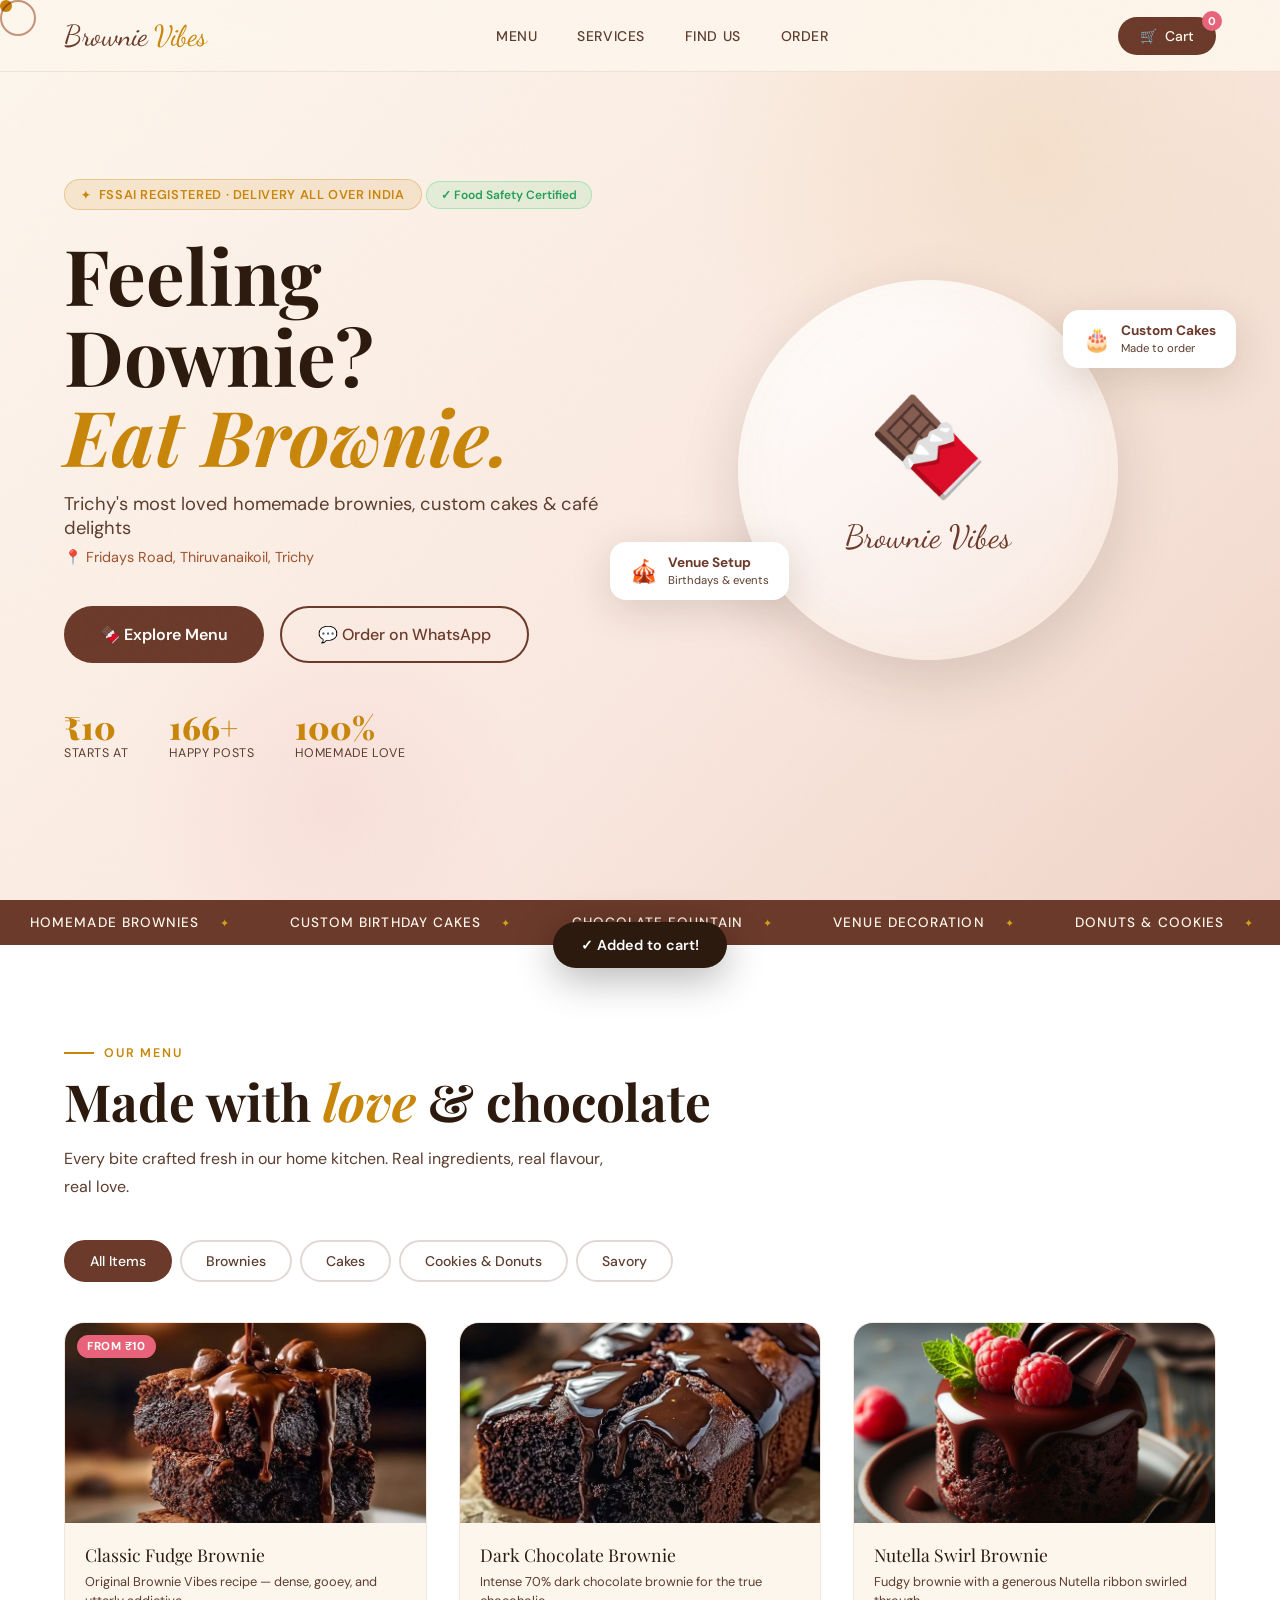
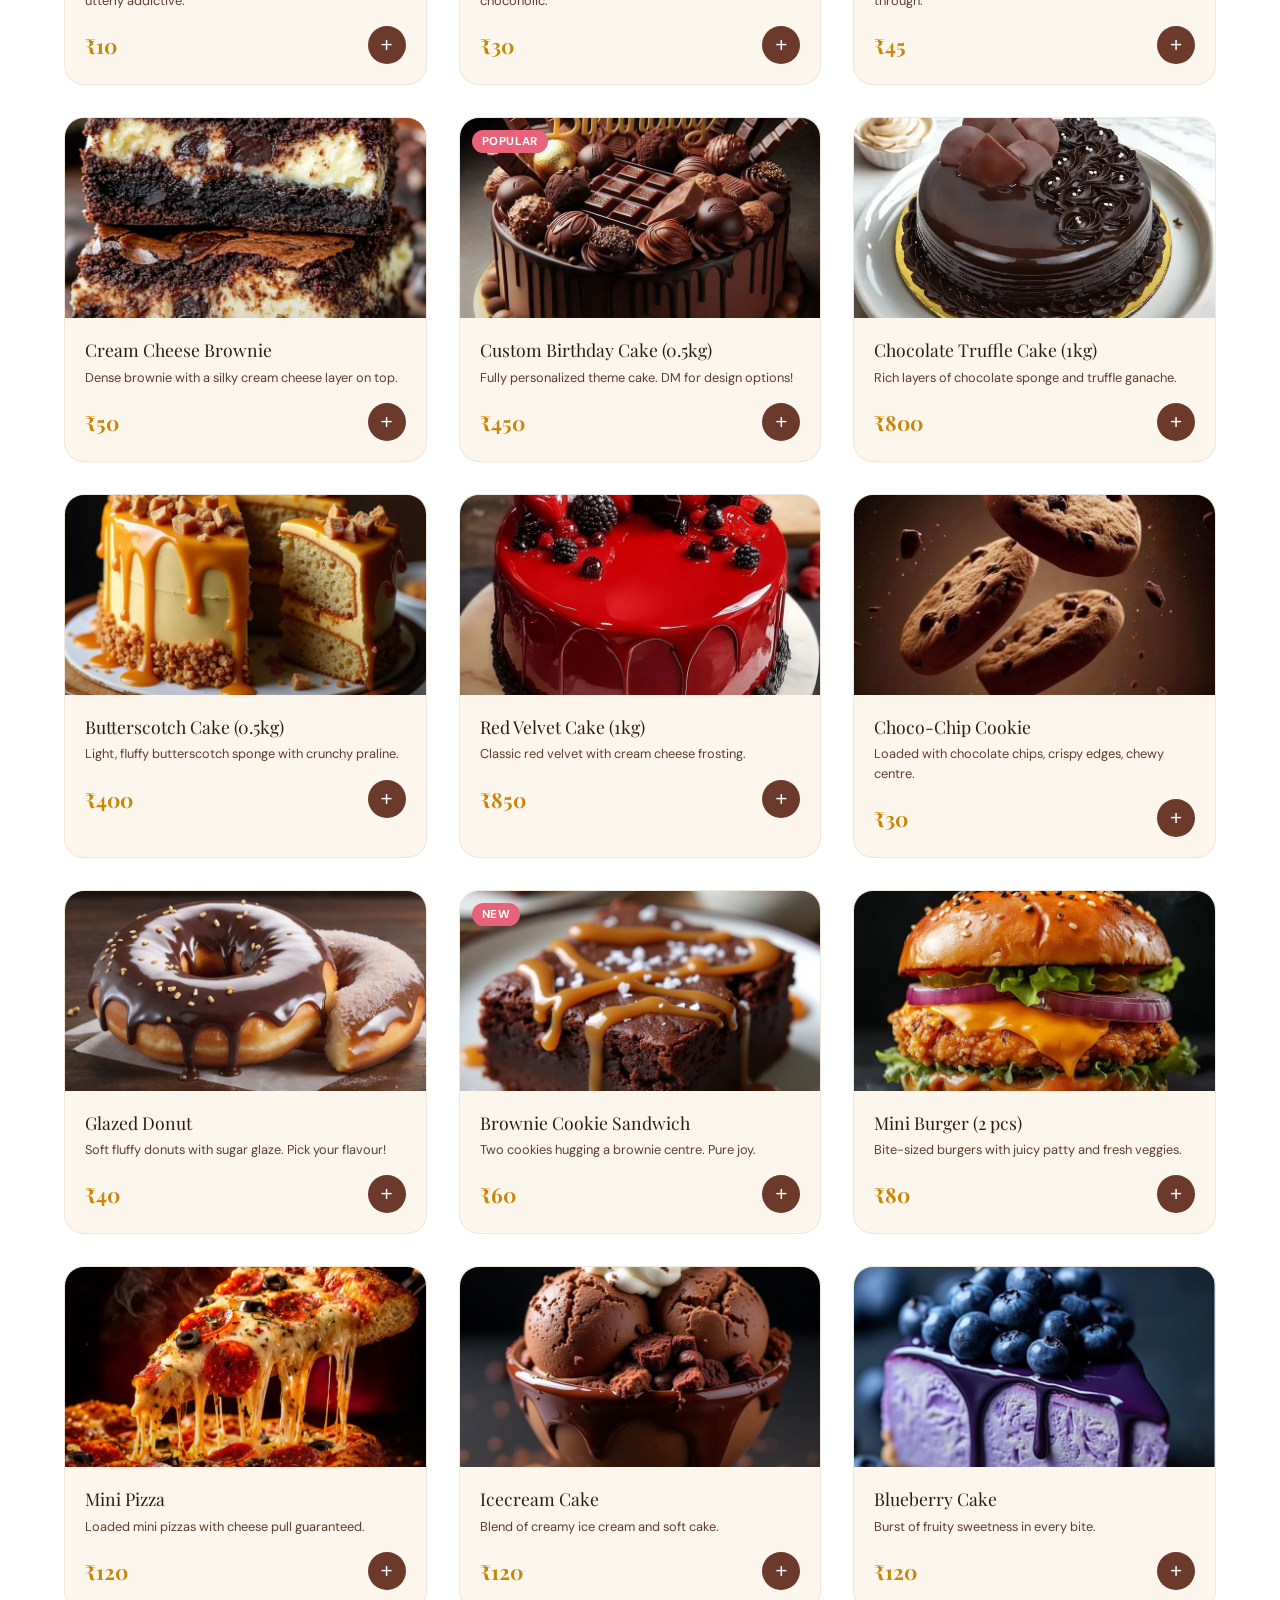
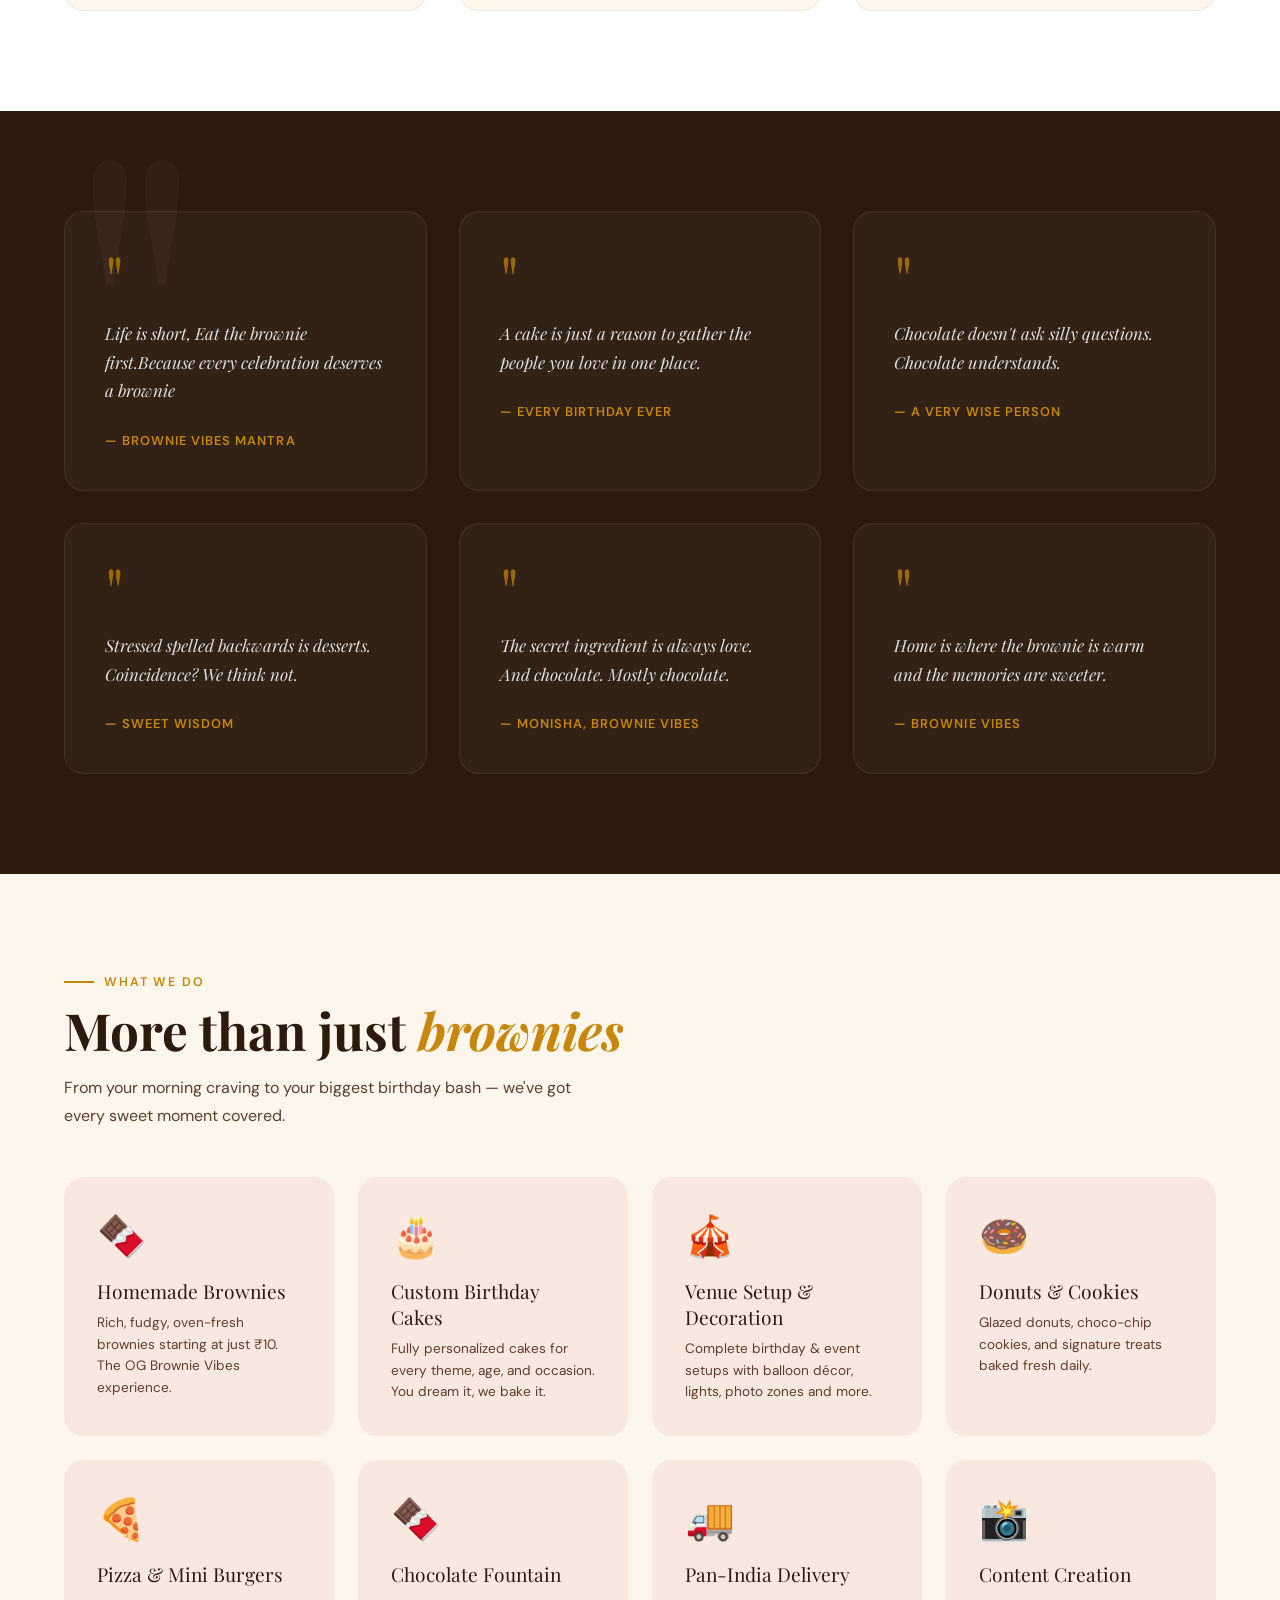
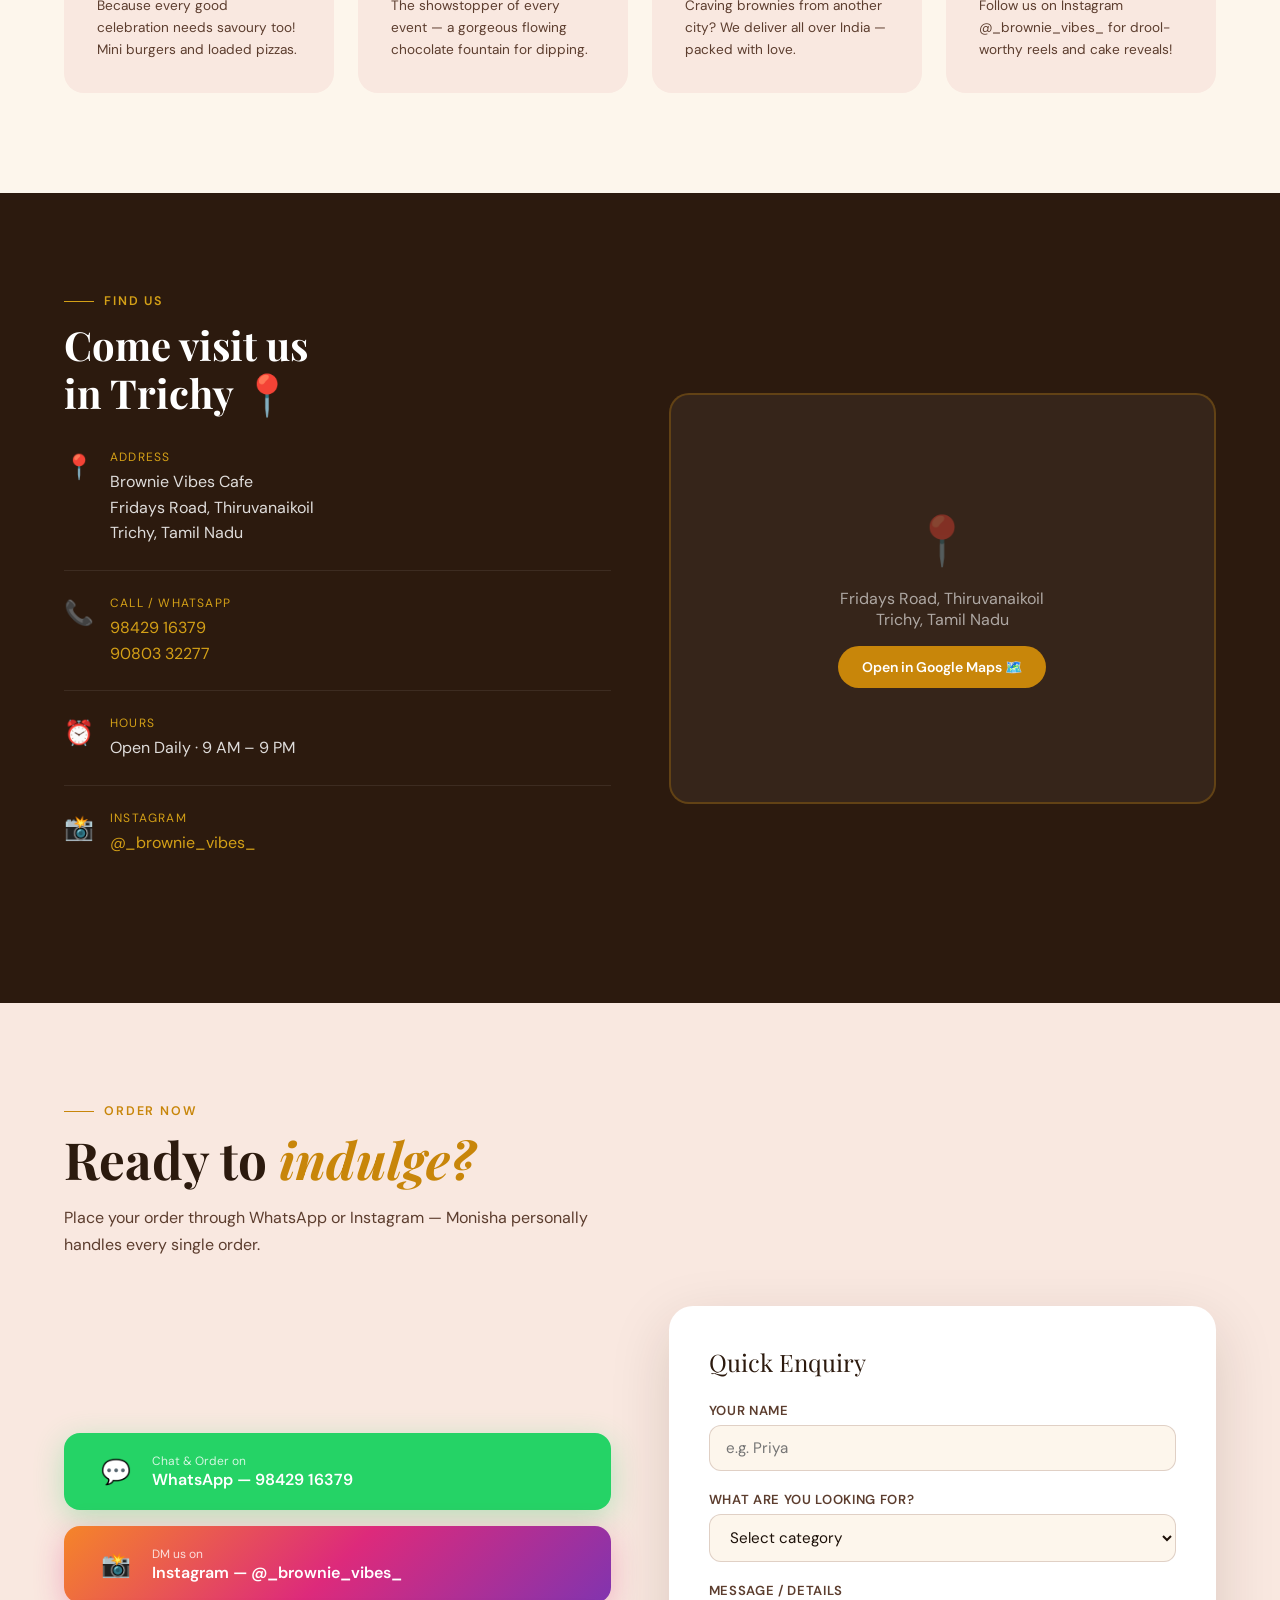
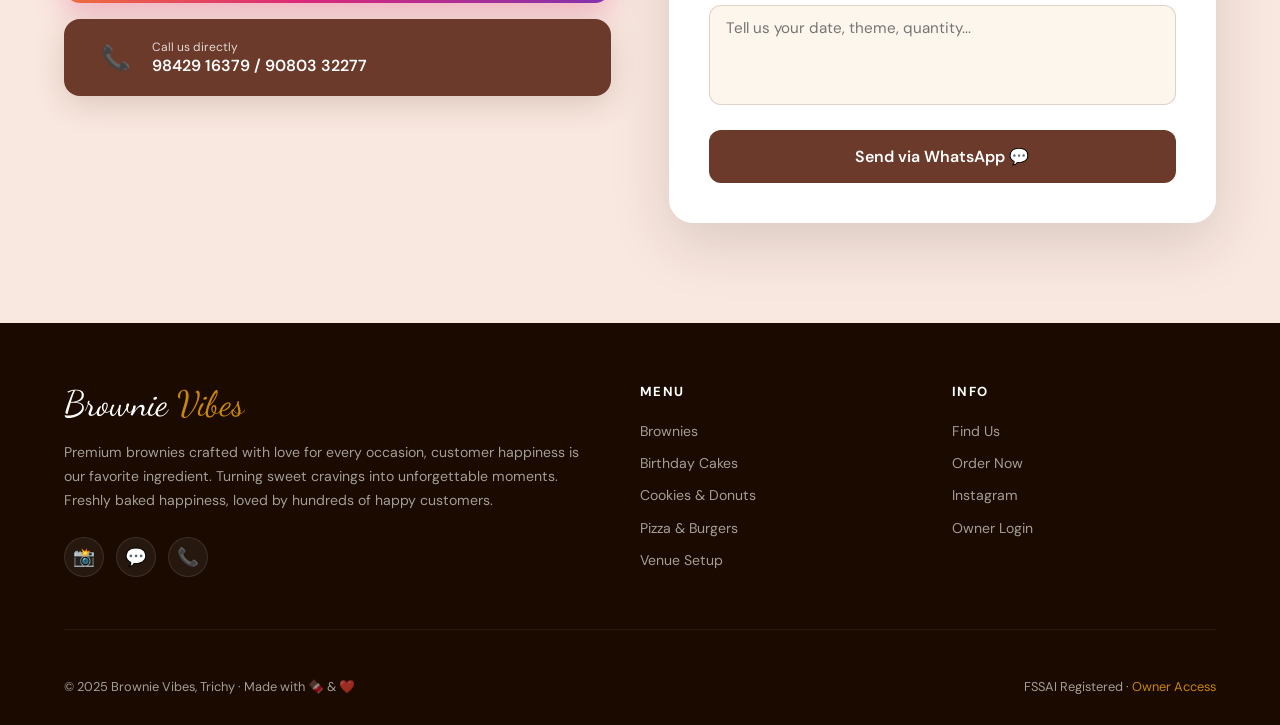
<file: index.html>
<!DOCTYPE html>
<html lang="en">
<head>
<meta charset="UTF-8">
<meta name="viewport" content="width=device-width, initial-scale=1.0">
<title>Brownie Vibes – Homemade Brownies, Cakes & Café | Trichy</title>
<meta name="description" content="Brownie Vibes – Trichy's most loved homemade brownies, customized birthday cakes, donuts, pizza & venue setups. FSSAI registered. Order on WhatsApp. Fridays Road, Thiruvanaikoil, Trichy.">
<meta name="keywords" content="brownie vibes trichy, homemade brownies trichy, birthday cakes trichy, customized cakes thiruvanaikoil, brownie cafe trichy, venue setup trichy, chocolate cake trichy">
<meta property="og:title" content="Brownie Vibes – Homemade Brownies & Cakes | Trichy">
<meta property="og:description" content="Feeling Downie? Eat Brownie! Homemade brownies from ₹10. Custom cakes, venue setups, donuts & more. Trichy's sweetest spot.">
<meta property="og:type" content="website">
<meta name="geo.region" content="IN-TN">
<meta name="geo.placename" content="Trichy">

<!-- Schema Markup for SEO -->
<script type="application/ld+json">
{
  "@context": "https://schema.org",
  "@type": "FoodEstablishment",
  "name": "Brownie Vibes Cafe",
  "description": "Homemade brownies, customized cakes, donuts, pizza and venue setups in Trichy",
  "address": {
    "@type": "PostalAddress",
    "streetAddress": "Fridays Road, Thiruvanaikoil",
    "addressLocality": "Trichy",
    "addressRegion": "Tamil Nadu",
    "addressCountry": "IN"
  },
  "telephone": "+919842916379",
  "servesCuisine": ["Desserts", "Bakery", "Cafe"],
  "priceRange": "₹10 - ₹2000",
  "openingHours": "Mo-Su 09:00-21:00",
  "sameAs": ["https://www.instagram.com/_brownie_vibes_"]
}
</script>

<link rel="stylesheet" href="style.css">
</head>
<body>

<div class="cursor" id="cursor"></div>
<div class="cursor-ring" id="cursorRing"></div>

<!-- TOAST -->
<div class="toast" id="toast">✓ Added to cart!</div>

<!-- NAV -->
<nav id="mainNav">
  <a href="#" class="nav-logo">Brownie <span>Vibes</span></a>
  <ul class="nav-links">
    <li><a href="#menu">Menu</a></li>
    <li><a href="#services">Services</a></li>
    <li><a href="#location">Find Us</a></li>
    <li><a href="#contact">Order</a></li>
  </ul>
  <button class="nav-cart" onclick="toggleCart()">
    🛒 <span>Cart</span>
    <span class="cart-count" id="cartCount">0</span>
  </button>
  <button class="hamburger" onclick="toggleMobileMenu()">
    <span></span><span></span><span></span>
  </button>
</nav>

<!-- HERO -->
<section class="hero">
  <div class="hero-bg-circle"></div>
  <div class="hero-bg-circle"></div>

  <div class="hero-content">
    <div class="hero-badge">FSSAI Registered · Delivery All Over India</div>
    <div class="fssai-badge">✓ Food Safety Certified</div>
    <h1>
      Feeling Downie?
      <em>Eat Brownie.</em>
    </h1>
    <p class="hero-tagline">Trichy's most loved homemade brownies, custom cakes & café delights</p>
    <p class="hero-sub">📍 Fridays Road, Thiruvanaikoil, Trichy</p>
    <div class="hero-actions">
      <a href="#menu" class="btn-primary"><span>🍫 Explore Menu</span></a>
      <a href="https://wa.me/919842916379" target="_blank" class="btn-outline">💬 Order on WhatsApp</a>
    </div>
    <div class="hero-stats">
      <div class="stat">
        <div class="stat-num">₹10</div>
        <div class="stat-label">Starts At</div>
      </div>
      <div class="stat">
        <div class="stat-num">166+</div>
        <div class="stat-label">Happy Posts</div>
      </div>
      <div class="stat">
        <div class="stat-num">100%</div>
        <div class="stat-label">Homemade Love</div>
      </div>
    </div>
  </div>

  <div class="hero-visual">
    <div class="hero-logo-big">
      <!--
        ADD YOUR LOGO HERE:
        Replace the placeholder below with your logo image.
        Place your logo file in the images/ folder.
        Example: <img src="images/logo.png" alt="Brownie Vibes Logo">
      -->
      <div style="text-align:center;">
        <div style="font-size:6rem;">🍫</div>
        <div style="font-family:'Dancing Script',cursive;font-size:2rem;color:var(--brown-mid);margin-top:0.5rem;">Brownie Vibes</div>
      </div>
    </div>
    <div class="hero-float-badge badge-1">
      <span class="badge-icon">🎂</span>
      <div><strong>Custom Cakes</strong><br><small style="color:var(--text-mid);font-weight:400;">Made to order</small></div>
    </div>
    <div class="hero-float-badge badge-2">
      <span class="badge-icon">🎪</span>
      <div><strong>Venue Setup</strong><br><small style="color:var(--text-mid);font-weight:400;">Birthdays & events</small></div>
    </div>
  </div>
</section>

<!-- MARQUEE -->
<div class="marquee-section">
  <div class="marquee-track" id="marqueeTrack">
    <span class="marquee-item">Homemade Brownies</span>
    <span class="marquee-item">Custom Birthday Cakes</span>
    <span class="marquee-item">Chocolate Fountain</span>
    <span class="marquee-item">Venue Decoration</span>
    <span class="marquee-item">Donuts & Cookies</span>
    <span class="marquee-item">Mini Burgers</span>
    <span class="marquee-item">Pizza</span>
    <span class="marquee-item">FSSAI Registered</span>
    <span class="marquee-item">Delivery All Over India</span>
    <span class="marquee-item">Trichy's Sweetest Spot</span>
    <!-- duplicate for infinite scroll -->
    <span class="marquee-item">Homemade Brownies</span>
    <span class="marquee-item">Custom Birthday Cakes</span>
    <span class="marquee-item">Chocolate Fountain</span>
    <span class="marquee-item">Venue Decoration</span>
    <span class="marquee-item">Donuts & Cookies</span>
    <span class="marquee-item">Mini Burgers</span>
    <span class="marquee-item">Pizza</span>
    <span class="marquee-item">FSSAI Registered</span>
    <span class="marquee-item">Delivery All Over India</span>
    <span class="marquee-item">Trichy's Sweetest Spot</span>
  </div>
</div>

<!-- MENU SECTION -->
<section class="menu-section" id="menu">
  <div class="section-label">Our Menu</div>
  <h2 class="section-title">Made with <em>love</em> & chocolate</h2>
  <p class="section-sub">Every bite crafted fresh in our home kitchen. Real ingredients, real flavour, real love.</p>

  <div class="menu-tabs">
    <button class="menu-tab active" onclick="filterMenu('all', this)">All Items</button>
    <button class="menu-tab" onclick="filterMenu('brownies', this)">Brownies</button>
    <button class="menu-tab" onclick="filterMenu('cakes', this)">Cakes</button>
    <button class="menu-tab" onclick="filterMenu('cookies', this)">Cookies & Donuts</button>
    <button class="menu-tab" onclick="filterMenu('savory', this)">Savory</button>
  </div>

  <div class="menu-grid" id="menuGrid"></div>
</section>

<!-- QUOTES SECTION -->
<section class="quotes-section">
  <div class="quotes-grid">
    <div class="quote-card">
      <span class="quote-mark">"</span>
      <p class="quote-text">Life is short, Eat the brownie first.Because every celebration deserves a brownie</p>
      <span class="quote-author">— Brownie Vibes Mantra</span>
    </div>
    <div class="quote-card">
      <span class="quote-mark">"</span>
      <p class="quote-text">A cake is just a reason to gather the people you love in one place.</p>
      <span class="quote-author">— Every Birthday Ever</span>
    </div>
    <div class="quote-card">
      <span class="quote-mark">"</span>
      <p class="quote-text">Chocolate doesn't ask silly questions. Chocolate understands.</p>
      <span class="quote-author">— A Very Wise Person</span>
    </div>
    <div class="quote-card">
      <span class="quote-mark">"</span>
      <p class="quote-text">Stressed spelled backwards is desserts. Coincidence? We think not.</p>
      <span class="quote-author">— Sweet Wisdom</span>
    </div>
    <div class="quote-card">
      <span class="quote-mark">"</span>
      <p class="quote-text">The secret ingredient is always love. And chocolate. Mostly chocolate.</p>
      <span class="quote-author">— Monisha, Brownie Vibes</span>
    </div>
    <div class="quote-card">
      <span class="quote-mark">"</span>
      <p class="quote-text">Home is where the brownie is warm and the memories are sweeter.</p>
      <span class="quote-author">— Brownie Vibes</span>
    </div>
  </div>
</section>

<!-- SERVICES SECTION -->
<section id="services">
  <div class="section-label">What We Do</div>
  <h2 class="section-title">More than just <em>brownies</em></h2>
  <p class="section-sub">From your morning craving to your biggest birthday bash — we've got every sweet moment covered.</p>
  <div class="services-grid reveal">
    <div class="service-card">
      <span class="service-icon">🍫</span>
      <div class="service-title">Homemade Brownies</div>
      <div class="service-desc">Rich, fudgy, oven-fresh brownies starting at just ₹10. The OG Brownie Vibes experience.</div>
    </div>
    <div class="service-card">
      <span class="service-icon">🎂</span>
      <div class="service-title">Custom Birthday Cakes</div>
      <div class="service-desc">Fully personalized cakes for every theme, age, and occasion. You dream it, we bake it.</div>
    </div>
    <div class="service-card">
      <span class="service-icon">🎪</span>
      <div class="service-title">Venue Setup & Decoration</div>
      <div class="service-desc">Complete birthday & event setups with balloon décor, lights, photo zones and more.</div>
    </div>
    <div class="service-card">
      <span class="service-icon">🍩</span>
      <div class="service-title">Donuts & Cookies</div>
      <div class="service-desc">Glazed donuts, choco-chip cookies, and signature treats baked fresh daily.</div>
    </div>
    <div class="service-card">
      <span class="service-icon">🍕</span>
      <div class="service-title">Pizza & Mini Burgers</div>
      <div class="service-desc">Because every good celebration needs savoury too! Mini burgers and loaded pizzas.</div>
    </div>
    <div class="service-card">
      <span class="service-icon">🍫</span>
      <div class="service-title">Chocolate Fountain</div>
      <div class="service-desc">The showstopper of every event — a gorgeous flowing chocolate fountain for dipping.</div>
    </div>
    <div class="service-card">
      <span class="service-icon">🚚</span>
      <div class="service-title">Pan-India Delivery</div>
      <div class="service-desc">Craving brownies from another city? We deliver all over India — packed with love.</div>
    </div>
    <div class="service-card">
      <span class="service-icon">📸</span>
      <div class="service-title">Content Creation</div>
      <div class="service-desc">Follow us on Instagram @_brownie_vibes_ for drool-worthy reels and cake reveals!</div>
    </div>
  </div>
</section>

<!-- LOCATION SECTION -->
<section class="location-section" id="location">
  <div class="location-info reveal">
    <div class="section-label">Find Us</div>
    <h2 class="location-title">Come visit us<br>in Trichy 📍</h2>
    <div class="location-detail">
      <span class="location-icon">📍</span>
      <div>
        <div class="location-detail-label">Address</div>
        <div class="location-detail-value">Brownie Vibes Cafe<br>Fridays Road, Thiruvanaikoil<br>Trichy, Tamil Nadu</div>
      </div>
    </div>
    <div class="location-detail">
      <span class="location-icon">📞</span>
      <div>
        <div class="location-detail-label">Call / WhatsApp</div>
        <div class="location-detail-value">
          <a href="tel:+919842916379" style="color:var(--gold);text-decoration:none;">98429 16379</a><br>
          <a href="tel:+919080332277" style="color:var(--gold);text-decoration:none;">90803 32277</a>
        </div>
      </div>
    </div>
    <div class="location-detail">
      <span class="location-icon">⏰</span>
      <div>
        <div class="location-detail-label">Hours</div>
        <div class="location-detail-value">Open Daily · 9 AM – 9 PM</div>
      </div>
    </div>
    <div class="location-detail">
      <span class="location-icon">📸</span>
      <div>
        <div class="location-detail-label">Instagram</div>
        <div class="location-detail-value">
          <a href="https://instagram.com/_brownie_vibes_" target="_blank" style="color:var(--gold);text-decoration:none;">@_brownie_vibes_</a>
        </div>
      </div>
    </div>
  </div>
  <div class="location-map reveal">
    <div class="map-placeholder">
      
      <span class="map-pin">📍</span>
      <p style="color:rgba(255,255,255,0.6);font-size:1rem;">Fridays Road, Thiruvanaikoil<br>Trichy, Tamil Nadu</p>
      <a href="https://maps.app.goo.gl/81eLE3fRNAkWGnwe8" target="_blank" class="map-link">Open in Google Maps 🗺️</a>
    
    </div>
  </div>
</section>

<!-- CONTACT / ORDER SECTION -->
<section class="contact-section" id="contact">
  <div class="section-label">Order Now</div>
  <h2 class="section-title">Ready to <em>indulge?</em></h2>
  <p class="section-sub">Place your order through WhatsApp or Instagram — Monisha personally handles every single order.</p>
  <div class="contact-grid reveal">
    <div class="contact-actions">
      <a href="https://wa.me/919842916379?text=Hi%20Brownie%20Vibes!%20I'd%20like%20to%20place%20an%20order%20%F0%9F%AB%90" target="_blank" class="contact-btn contact-btn-wa">
        <span class="contact-btn-icon">💬</span>
        <div>
          <span class="contact-btn-text-small">Chat & Order on</span>
          WhatsApp — 98429 16379
        </div>
      </a>
      <a href="https://www.instagram.com/_brownie__vibes_?igsh=MXNIMXo1cWZ4amEzeA==" target="_blank" class="contact-btn contact-btn-ig">
        <span class="contact-btn-icon">📸</span>
        <div>
          <span class="contact-btn-text-small">DM us on</span>
          Instagram — @_brownie_vibes_
        </div>
      </a>
      <a href="tel:+919842916379" class="contact-btn contact-btn-ph">
        <span class="contact-btn-icon">📞</span>
        <div>
          <span class="contact-btn-text-small">Call us directly</span>
          98429 16379 / 90803 32277
        </div>
      </a>
    </div>

    <div class="order-form-card">
      <div class="order-form-title">Quick Enquiry</div>
      <div class="form-group">
        <label>Your Name</label>
        <input type="text" id="enquiryName" placeholder="e.g. Priya">
      </div>
      <div class="form-group">
        <label>What are you looking for?</label>
        <select id="enquiryType">
          <option value="">Select category</option>
          <option>Brownies</option>
          <option>Birthday Cake</option>
          <option>Venue Setup</option>
          <option>Donuts & Cookies</option>
          <option>Pizza / Mini Burgers</option>
          <option>Chocolate Fountain</option>
          <option>Custom Order</option>
        </select>
      </div>
      <div class="form-group">
        <label>Message / Details</label>
        <textarea id="enquiryMsg" placeholder="Tell us your date, theme, quantity..."></textarea>
      </div>
      <button class="btn-primary" onclick="sendWhatsAppEnquiry()" style="width:100%;justify-content:center;border-radius:12px;">
        <span>Send via WhatsApp 💬</span>
      </button>
    </div>
  </div>
</section>

<!-- FOOTER -->
<footer>
  <div class="footer-top">
    <div class="footer-brand">
      <span class="brand-name">Brownie <span>Vibes</span></span>
      <p class="footer-desc">Premium brownies crafted with love for every occasion, customer happiness is our favorite ingredient. Turning sweet cravings into unforgettable moments.<br>Freshly baked happiness, loved by hundreds of happy customers.</p>
      <div class="footer-social">
        <a href="https://instagram.com/_brownie_vibes_" target="_blank" class="social-btn">📸</a>
        <a href="https://wa.me/919842916379" target="_blank" class="social-btn">💬</a>
        <a href="tel:+919842916379" class="social-btn">📞</a>
      </div>
    </div>
    <div class="footer-col">
      <h4>Menu</h4>
      <ul>
        <li><a href="#menu">Brownies</a></li>
        <li><a href="#menu">Birthday Cakes</a></li>
        <li><a href="#menu">Cookies & Donuts</a></li>
        <li><a href="#menu">Pizza & Burgers</a></li>
        <li><a href="#services">Venue Setup</a></li>
      </ul>
    </div>
    <div class="footer-col">
      <h4>Info</h4>
      <ul>
        <li><a href="#location">Find Us</a></li>
        <li><a href="#contact">Order Now</a></li>
        <li><a href="https://instagram.com/_brownie_vibes_" target="_blank">Instagram</a></li>
        <li><a href="javascript:void(0)" onclick="openOwnerLogin()">Owner Login</a></li>
      </ul>
    </div>
  </div>
  <div class="footer-bottom">
    <span>© 2025 Brownie Vibes, Trichy · Made with 🍫 &amp; ❤️</span>
    <span>FSSAI Registered · <a href="javascript:void(0)" onclick="openOwnerLogin()">Owner Access</a></span>
  </div>
</footer>

<!-- CART SIDEBAR -->
<div class="cart-overlay" id="cartOverlay" onclick="toggleCart()"></div>
<div class="cart-sidebar" id="cartSidebar">
  <div class="cart-header">
    <h2>Your Cart 🛒</h2>
    <button class="cart-close" onclick="toggleCart()">✕</button>
  </div>
  <div class="cart-items" id="cartItems">
    <div class="cart-empty">
      <span>🍫</span>
      <p>Your cart is empty.<br>Add something delicious!</p>
    </div>
  </div>
  <div class="cart-footer">
    <div class="cart-total">
      <span class="cart-total-label">Total</span>
      <span class="cart-total-price" id="cartTotal">₹0</span>
    </div>
    <button class="whatsapp-order-btn" onclick="orderViaWhatsApp()">
      💬 Order via WhatsApp
    </button>
  </div>
</div>

<!-- OWNER LOGIN MODAL -->
<div class="modal-overlay" id="ownerLoginModal">
  <div class="modal-box">
    <button class="modal-close-btn" onclick="closeOwnerLogin()">✕</button>
    <div class="modal-title">Owner Login</div>
    <p class="modal-sub">Access the dashboard to manage your menu & prices.</p>
    <div class="form-group">
      <label>Username</label>
      <input type="text" id="ownerUser" placeholder="Enter username" autocomplete="off">
    </div>
    <div class="form-group">
      <label>Password</label>
      <input type="password" id="ownerPass" placeholder="Enter password" onkeydown="if(event.key==='Enter')ownerLogin()">
    </div>
    <div class="login-error" id="loginError">❌ Incorrect credentials. Try again.</div>
    <button class="btn-primary" onclick="ownerLogin()" style="width:100%;justify-content:center;border-radius:12px;margin-top:0.5rem;">
      <span>Login to Dashboard</span>
    </button>
    <p style="font-size:0.78rem;color:var(--text-mid);margin-top:1.5rem;text-align:center;">Please enter your credentials</p>
  </div>
</div>

<!-- OWNER DASHBOARD -->
<div class="owner-dashboard" id="ownerDashboard">
  <nav class="owner-nav">
    <div class="owner-nav-title">Brownie <span>Vibes</span> · Owner Dashboard</div>
    <div class="owner-nav-right">
      <span style="color:rgba(255,255,255,0.5);font-size:0.85rem;">Welcome, Monisha 👋</span>
      <button class="owner-logout-btn" onclick="ownerLogout()">Logout</button>
    </div>
  </nav>
  <div class="owner-content">

    <!-- ADD NEW ITEM -->
    <div class="add-item-card">
      <div class="add-item-title">➕ Add New Menu Item</div>
      <div class="add-item-grid">
        <input class="owner-input" id="newItemName" placeholder="Item name (e.g. Red Velvet Brownie)">
        <input class="owner-input" id="newItemPrice" placeholder="Price in ₹ (e.g. 80)" type="number">
        <input class="owner-input owner-input-full" id="newItemDesc" placeholder="Short description (e.g. Rich red velvet with cream cheese frosting)">
        <select class="owner-input" id="newItemCategory">
          <option value="brownies">Brownies</option>
          <option value="cakes">Cakes</option>
          <option value="cookies">Cookies & Donuts</option>
          <option value="savory">Savory</option>
        </select>
        <input class="owner-input" id="newItemEmoji" placeholder="Emoji icon (e.g. 🍫)">
      </div>
      <button class="owner-add-btn" onclick="addNewItem()">➕ Add to Menu</button>
    </div>

    <!-- EXISTING ITEMS -->
    <div class="owner-section-title">📋 Manage Menu Items</div>
    <div class="owner-grid" id="ownerMenuGrid"></div>

  </div>
</div>

<script src="script.js"></script>
</body>
</html>
</file>
<file: style.css>
@import url('https://fonts.googleapis.com/css2?family=Playfair+Display:ital,wght@0,400;0,700;0,900;1,400&family=DM+Sans:wght@300;400;500;600&family=Dancing+Script:wght@700&display=swap');

:root {
  --brown-deep: #2C1A0E;
  --brown-mid: #6B3A2A;
  --brown-warm: #A0522D;
  --caramel: #C8860A;
  --gold: #D4A017;
  --cream: #FDF6EC;
  --pink-soft: #F9E8E0;
  --pink-bright: #E8637A;
  --choc-dark: #1A0A00;
  --white: #FFFFFF;
  --text-dark: #1C1008;
  --text-mid: #5C3D2E;
  --shadow-warm: 0 20px 60px rgba(44,26,14,0.15);
  --shadow-hover: 0 30px 80px rgba(44,26,14,0.25);
}

* { margin: 0; padding: 0; box-sizing: border-box; }

html { scroll-behavior: smooth; }

body {
  font-family: 'DM Sans', sans-serif;
  background: var(--cream);
  color: var(--text-dark);
  overflow-x: hidden;
  cursor: none;
}

/* CUSTOM CURSOR */
.cursor {
  width: 12px; height: 12px;
  background: var(--caramel);
  border-radius: 50%;
  position: fixed;
  top: 0; left: 0;
  pointer-events: none;
  z-index: 99999;
  transition: transform 0.15s ease;
  mix-blend-mode: multiply;
}
.cursor-ring {
  width: 36px; height: 36px;
  border: 2px solid var(--brown-warm);
  border-radius: 50%;
  position: fixed;
  top: 0; left: 0;
  pointer-events: none;
  z-index: 99998;
  transition: all 0.25s ease;
  opacity: 0.6;
}
body:hover .cursor { transform: scale(1); }
a:hover ~ .cursor, button:hover ~ .cursor { transform: scale(2.5); }

/* NOISE TEXTURE OVERLAY */
body::before {
  content: '';
  position: fixed;
  inset: 0;
  background-image: url("data:image/svg+xml,%3Csvg viewBox='0 0 256 256' xmlns='http://www.w3.org/2000/svg'%3E%3Cfilter id='noise'%3E%3CfeTurbulence type='fractalNoise' baseFrequency='0.9' numOctaves='4' stitchTiles='stitch'/%3E%3C/filter%3E%3Crect width='100%25' height='100%25' filter='url(%23noise)' opacity='0.03'/%3E%3C/svg%3E");
  pointer-events: none;
  z-index: 9999;
  opacity: 0.4;
}

/* NAV */
nav {
  position: fixed;
  top: 0; left: 0; right: 0;
  z-index: 1000;
  padding: 0 5%;
  height: 72px;
  display: flex;
  align-items: center;
  justify-content: space-between;
  background: rgba(253,246,236,0.92);
  backdrop-filter: blur(20px);
  border-bottom: 1px solid rgba(168,82,45,0.12);
  transition: all 0.3s ease;
}
nav.scrolled {
  height: 60px;
  background: rgba(253,246,236,0.98);
  box-shadow: 0 4px 30px rgba(44,26,14,0.08);
}
.nav-logo {
  font-family: 'Dancing Script', cursive;
  font-size: 1.8rem;
  color: var(--brown-mid);
  text-decoration: none;
  letter-spacing: -0.5px;
}
.nav-logo span { color: var(--caramel); }
.nav-links { display: flex; gap: 2.5rem; list-style: none; align-items: center; }
.nav-links a {
  font-size: 0.875rem;
  font-weight: 500;
  color: var(--text-mid);
  text-decoration: none;
  letter-spacing: 0.04em;
  text-transform: uppercase;
  position: relative;
  transition: color 0.3s;
}
.nav-links a::after {
  content: '';
  position: absolute;
  bottom: -4px; left: 0;
  width: 0; height: 1.5px;
  background: var(--caramel);
  transition: width 0.3s ease;
}
.nav-links a:hover { color: var(--caramel); }
.nav-links a:hover::after { width: 100%; }
.nav-cart {
  background: var(--brown-mid);
  color: var(--cream);
  border: none;
  padding: 10px 22px;
  border-radius: 50px;
  font-family: 'DM Sans', sans-serif;
  font-size: 0.875rem;
  font-weight: 500;
  cursor: pointer;
  display: flex;
  align-items: center;
  gap: 8px;
  transition: all 0.3s ease;
  position: relative;
}
.nav-cart:hover {
  background: var(--caramel);
  transform: translateY(-2px);
  box-shadow: 0 8px 25px rgba(200,134,10,0.35);
}
.cart-count {
  background: var(--pink-bright);
  color: white;
  width: 20px; height: 20px;
  border-radius: 50%;
  font-size: 0.7rem;
  font-weight: 700;
  display: flex;
  align-items: center;
  justify-content: center;
  position: absolute;
  top: -6px; right: -6px;
  transition: transform 0.3s cubic-bezier(0.68,-0.55,0.27,1.55);
}
.cart-count.bump { animation: cartBump 0.4s cubic-bezier(0.68,-0.55,0.27,1.55); }
@keyframes cartBump {
  0%,100% { transform: scale(1); }
  50% { transform: scale(1.6); }
}

/* HERO */
.hero {
  min-height: 100vh;
  display: grid;
  grid-template-columns: 1fr 1fr;
  align-items: center;
  padding: 100px 5% 60px;
  position: relative;
  overflow: hidden;
  background: linear-gradient(135deg, var(--cream) 0%, var(--pink-soft) 60%, #f0d4c8 100%);
}
.hero-bg-circle {
  position: absolute;
  border-radius: 50%;
  background: radial-gradient(circle, rgba(200,134,10,0.1) 0%, transparent 70%);
  pointer-events: none;
}
.hero-bg-circle:nth-child(1) { width: 700px; height: 700px; top: -200px; right: -100px; }
.hero-bg-circle:nth-child(2) { width: 400px; height: 400px; bottom: -100px; left: 10%; background: radial-gradient(circle, rgba(232,99,122,0.08) 0%, transparent 70%); }

.hero-content { position: relative; z-index: 2; }
.hero-badge {
  display: inline-flex;
  align-items: center;
  gap: 8px;
  background: rgba(200,134,10,0.12);
  border: 1px solid rgba(200,134,10,0.3);
  padding: 6px 16px;
  border-radius: 50px;
  font-size: 0.8rem;
  font-weight: 600;
  color: var(--caramel);
  letter-spacing: 0.05em;
  text-transform: uppercase;
  margin-bottom: 1.5rem;
  animation: fadeSlideUp 0.8s ease both;
}
.hero-badge::before { content: '✦'; font-size: 0.7rem; }

.hero h1 {
  font-family: 'Playfair Display', serif;
  font-size: clamp(3rem, 6vw, 5.5rem);
  line-height: 1.05;
  color: var(--brown-deep);
  margin-bottom: 1rem;
  animation: fadeSlideUp 0.8s ease 0.1s both;
}
.hero h1 em {
  font-style: italic;
  color: var(--caramel);
  display: block;
}
.hero-tagline {
  font-size: 1.15rem;
  color: var(--text-mid);
  margin-bottom: 0.5rem;
  font-weight: 400;
  animation: fadeSlideUp 0.8s ease 0.2s both;
}
.hero-sub {
  font-size: 0.9rem;
  color: var(--brown-warm);
  margin-bottom: 2.5rem;
  display: flex;
  align-items: center;
  gap: 8px;
  animation: fadeSlideUp 0.8s ease 0.25s both;
}
.hero-actions {
  display: flex;
  gap: 1rem;
  flex-wrap: wrap;
  animation: fadeSlideUp 0.8s ease 0.3s both;
}

.btn-primary {
  background: var(--brown-mid);
  color: white;
  padding: 16px 36px;
  border: none;
  border-radius: 50px;
  font-family: 'DM Sans', sans-serif;
  font-size: 1rem;
  font-weight: 600;
  cursor: pointer;
  text-decoration: none;
  display: inline-flex;
  align-items: center;
  gap: 10px;
  transition: all 0.35s cubic-bezier(0.34,1.56,0.64,1);
  position: relative;
  overflow: hidden;
}
.btn-primary::before {
  content: '';
  position: absolute;
  inset: 0;
  background: var(--caramel);
  transform: translateX(-100%);
  transition: transform 0.4s ease;
  z-index: 0;
}
.btn-primary:hover::before { transform: translateX(0); }
.btn-primary span { position: relative; z-index: 1; }
.btn-primary:hover { transform: translateY(-3px); box-shadow: 0 15px 40px rgba(107,58,42,0.3); }

.btn-outline {
  background: transparent;
  color: var(--brown-mid);
  padding: 16px 36px;
  border: 2px solid var(--brown-mid);
  border-radius: 50px;
  font-family: 'DM Sans', sans-serif;
  font-size: 1rem;
  font-weight: 500;
  cursor: pointer;
  text-decoration: none;
  display: inline-flex;
  align-items: center;
  gap: 10px;
  transition: all 0.3s ease;
}
.btn-outline:hover {
  background: var(--pink-soft);
  border-color: var(--caramel);
  color: var(--caramel);
  transform: translateY(-3px);
}

.hero-stats {
  display: flex;
  gap: 2.5rem;
  margin-top: 3rem;
  animation: fadeSlideUp 0.8s ease 0.4s both;
}
.stat { text-align: left; }
.stat-num {
  font-family: 'Playfair Display', serif;
  font-size: 2rem;
  font-weight: 900;
  color: var(--caramel);
  line-height: 1;
}
.stat-label { font-size: 0.78rem; color: var(--text-mid); margin-top: 2px; text-transform: uppercase; letter-spacing: 0.05em; }

.hero-visual {
  display: flex;
  justify-content: center;
  align-items: center;
  position: relative;
  animation: fadeSlideUp 0.8s ease 0.2s both;
}
.hero-logo-big {
  width: 380px;
  height: 380px;
  background: linear-gradient(145deg, #fff 0%, var(--pink-soft) 100%);
  border-radius: 50%;
  display: flex;
  align-items: center;
  justify-content: center;
  box-shadow: var(--shadow-warm), inset 0 0 60px rgba(200,134,10,0.05);
  position: relative;
  animation: floatAnim 4s ease-in-out infinite;
}
@keyframes floatAnim {
  0%,100% { transform: translateY(0) rotate(-1deg); }
  50% { transform: translateY(-18px) rotate(1deg); }
}
.hero-logo-big img {
  width: 280px;
  height: 280px;
  object-fit: contain;
  border-radius: 50%;
}
.hero-float-badge {
  position: absolute;
  background: white;
  border-radius: 16px;
  padding: 12px 20px;
  box-shadow: 0 10px 40px rgba(44,26,14,0.15);
  display: flex;
  align-items: center;
  gap: 10px;
  font-size: 0.85rem;
  font-weight: 600;
  color: var(--brown-mid);
  animation: floatAnim2 3.5s ease-in-out infinite;
}
@keyframes floatAnim2 {
  0%,100% { transform: translateY(0); }
  50% { transform: translateY(-10px); }
}
.hero-float-badge.badge-1 { top: 30px; right: -20px; }
.hero-float-badge.badge-2 { bottom: 60px; left: -30px; animation-delay: 1.5s; }
.hero-float-badge .badge-icon { font-size: 1.4rem; }

/* MARQUEE */
.marquee-section {
  background: var(--brown-mid);
  padding: 14px 0;
  overflow: hidden;
  position: relative;
}
.marquee-track {
  display: flex;
  gap: 0;
  white-space: nowrap;
  animation: marquee 20s linear infinite;
}
@keyframes marquee {
  0% { transform: translateX(0); }
  100% { transform: translateX(-50%); }
}
.marquee-item {
  color: var(--cream);
  font-size: 0.85rem;
  font-weight: 500;
  letter-spacing: 0.08em;
  text-transform: uppercase;
  padding: 0 30px;
  display: inline-flex;
  align-items: center;
  gap: 20px;
}
.marquee-item::after { content: '✦'; color: var(--gold); font-size: 0.7rem; }

/* SECTION STYLES */
section { padding: 100px 5%; }
.section-label {
  font-size: 0.78rem;
  font-weight: 600;
  letter-spacing: 0.15em;
  text-transform: uppercase;
  color: var(--caramel);
  margin-bottom: 0.75rem;
  display: flex;
  align-items: center;
  gap: 10px;
}
.section-label::before { content: ''; width: 30px; height: 1.5px; background: var(--caramel); }
.section-title {
  font-family: 'Playfair Display', serif;
  font-size: clamp(2rem, 4vw, 3.5rem);
  color: var(--brown-deep);
  line-height: 1.1;
  margin-bottom: 1rem;
}
.section-title em { font-style: italic; color: var(--caramel); }
.section-sub {
  font-size: 1rem;
  color: var(--text-mid);
  max-width: 540px;
  line-height: 1.7;
}

/* MENU SECTION */
.menu-section { background: white; }
.menu-tabs {
  display: flex;
  gap: 0.5rem;
  flex-wrap: wrap;
  margin: 2.5rem 0;
}
.menu-tab {
  padding: 10px 24px;
  border-radius: 50px;
  border: 2px solid rgba(107,58,42,0.2);
  background: transparent;
  color: var(--text-mid);
  font-family: 'DM Sans', sans-serif;
  font-size: 0.875rem;
  font-weight: 500;
  cursor: pointer;
  transition: all 0.3s ease;
}
.menu-tab.active, .menu-tab:hover {
  background: var(--brown-mid);
  border-color: var(--brown-mid);
  color: white;
}

.menu-grid {
  display: grid;
  grid-template-columns: repeat(auto-fill, minmax(280px, 1fr));
  gap: 2rem;
}
.menu-card {
  background: var(--cream);
  border-radius: 20px;
  overflow: hidden;
  transition: all 0.4s cubic-bezier(0.34,1.56,0.64,1);
  border: 1px solid rgba(107,58,42,0.08);
  position: relative;
  cursor: pointer;
}
.menu-card:hover {
  transform: translateY(-12px) rotate(0.5deg);
  box-shadow: var(--shadow-hover);
}

/* MENU CARD IMAGE - replaces emoji placeholder */
.menu-card-img-wrapper {
  width: 100%;
  height: 200px;
  position: relative;
  overflow: hidden;
  background: linear-gradient(135deg, var(--pink-soft) 0%, #e8c9b8 100%);
}
.menu-card-img-wrapper img {
  width: 100%;
  height: 100%;
  object-fit: cover;
  display: block;
}
/* Gradient overlay at bottom of image */
.menu-card-img-wrapper::after {
  content: '';
  position: absolute;
  inset: 0;
  background: linear-gradient(180deg, transparent 60%, rgba(44,26,14,0.15) 100%);
  pointer-events: none;
}

.menu-card-overlay {
  position: absolute;
  inset: 0;
  background: rgba(44,26,14,0.7);
  display: flex;
  align-items: center;
  justify-content: center;
  opacity: 0;
  transition: opacity 0.3s ease;
  backdrop-filter: blur(4px);
  z-index: 2;
}
.menu-card:hover .menu-card-overlay { opacity: 1; }
.menu-card-body { padding: 1.25rem; }
.menu-card-name {
  font-family: 'Playfair Display', serif;
  font-size: 1.1rem;
  color: var(--brown-deep);
  margin-bottom: 0.4rem;
}
.menu-card-desc {
  font-size: 0.8rem;
  color: var(--text-mid);
  line-height: 1.5;
  margin-bottom: 1rem;
}
.menu-card-footer {
  display: flex;
  align-items: center;
  justify-content: space-between;
}
.menu-card-price {
  font-family: 'Playfair Display', serif;
  font-size: 1.3rem;
  font-weight: 700;
  color: var(--caramel);
}
.add-to-cart-btn {
  width: 38px; height: 38px;
  border-radius: 50%;
  background: var(--brown-mid);
  border: none;
  color: white;
  font-size: 1.3rem;
  cursor: pointer;
  display: flex;
  align-items: center;
  justify-content: center;
  transition: all 0.3s cubic-bezier(0.34,1.56,0.64,1);
}
.add-to-cart-btn:hover {
  background: var(--caramel);
  transform: scale(1.2) rotate(90deg);
}
.menu-card-badge {
  position: absolute;
  top: 12px; left: 12px;
  background: var(--pink-bright);
  color: white;
  padding: 4px 10px;
  border-radius: 50px;
  font-size: 0.72rem;
  font-weight: 700;
  letter-spacing: 0.05em;
  text-transform: uppercase;
  z-index: 3;
}

/* QUOTES SECTION */
.quotes-section {
  background: var(--brown-deep);
  padding: 100px 5%;
  position: relative;
  overflow: hidden;
}
.quotes-section::before {
  content: '"';
  position: absolute;
  top: -40px; left: 5%;
  font-family: 'Playfair Display', serif;
  font-size: 30rem;
  color: rgba(255,255,255,0.03);
  line-height: 1;
  pointer-events: none;
}
.quotes-grid { display: grid; grid-template-columns: repeat(3, 1fr); gap: 2rem; }
.quote-card {
  padding: 2.5rem;
  border: 1px solid rgba(255,255,255,0.08);
  border-radius: 20px;
  position: relative;
  transition: all 0.4s ease;
  background: rgba(255,255,255,0.03);
}
.quote-card:hover {
  background: rgba(200,134,10,0.08);
  border-color: rgba(200,134,10,0.3);
  transform: translateY(-6px);
}
.quote-mark {
  font-family: 'Playfair Display', serif;
  font-size: 4rem;
  color: var(--caramel);
  line-height: 0.8;
  margin-bottom: 1rem;
  display: block;
  opacity: 0.7;
}
.quote-text {
  font-family: 'Playfair Display', serif;
  font-size: 1.05rem;
  font-style: italic;
  color: rgba(255,255,255,0.85);
  line-height: 1.7;
  margin-bottom: 1.5rem;
}
.quote-author {
  font-size: 0.8rem;
  color: var(--caramel);
  font-weight: 600;
  letter-spacing: 0.08em;
  text-transform: uppercase;
}

/* SERVICES SECTION */
.services-grid { display: grid; grid-template-columns: repeat(auto-fill, minmax(240px, 1fr)); gap: 1.5rem; margin-top: 3rem; }
.service-card {
  background: var(--pink-soft);
  border-radius: 20px;
  padding: 2rem;
  transition: all 0.4s cubic-bezier(0.34,1.56,0.64,1);
  border: 1px solid transparent;
  cursor: default;
}
.service-card:hover {
  background: white;
  border-color: var(--caramel);
  transform: translateY(-8px);
  box-shadow: var(--shadow-warm);
}
.service-icon { font-size: 2.5rem; margin-bottom: 1rem; display: block; }
.service-title {
  font-family: 'Playfair Display', serif;
  font-size: 1.2rem;
  color: var(--brown-deep);
  margin-bottom: 0.5rem;
}
.service-desc { font-size: 0.85rem; color: var(--text-mid); line-height: 1.6; }

/* LOCATION SECTION */
.location-section {
  background: var(--brown-deep);
  color: white;
  display: grid;
  grid-template-columns: 1fr 1fr;
  gap: 5%;
  align-items: center;
}
.location-info .section-label { color: var(--gold); }
.location-info .section-label::before { background: var(--gold); }
.location-title {
  font-family: 'Playfair Display', serif;
  font-size: 2.5rem;
  line-height: 1.2;
  margin-bottom: 2rem;
  color: white;
}
.location-detail {
  display: flex;
  align-items: flex-start;
  gap: 1rem;
  margin-bottom: 1.5rem;
  padding-bottom: 1.5rem;
  border-bottom: 1px solid rgba(255,255,255,0.08);
}
.location-detail:last-of-type { border-bottom: none; }
.location-icon { font-size: 1.5rem; flex-shrink: 0; margin-top: 2px; }
.location-detail-label { font-size: 0.75rem; text-transform: uppercase; letter-spacing: 0.1em; color: var(--gold); margin-bottom: 4px; }
.location-detail-value { font-size: 1rem; color: rgba(255,255,255,0.85); line-height: 1.6; }
.location-map {
  border-radius: 20px;
  overflow: hidden;
  aspect-ratio: 4/3;
  border: 2px solid rgba(200,134,10,0.3);
  background: rgba(255,255,255,0.05);
  display: flex;
  align-items: center;
  justify-content: center;
}
.map-placeholder {
  text-align: center;
  color: rgba(255,255,255,0.4);
}
.map-placeholder .map-pin { font-size: 3rem; display: block; margin-bottom: 1rem; }
.map-placeholder p { font-size: 0.9rem; }
.map-link {
  display: inline-block;
  margin-top: 1rem;
  background: var(--caramel);
  color: white;
  padding: 12px 24px;
  border-radius: 50px;
  text-decoration: none;
  font-size: 0.875rem;
  font-weight: 600;
  transition: all 0.3s;
}
.map-link:hover { background: var(--gold); transform: scale(1.05); }

/* CONTACT */
.contact-section { background: var(--pink-soft); }
.contact-grid { display: grid; grid-template-columns: 1fr 1fr; gap: 5%; margin-top: 3rem; align-items: center; }
.contact-actions { display: flex; flex-direction: column; gap: 1rem; }
.contact-btn {
  display: flex;
  align-items: center;
  gap: 1rem;
  padding: 1.25rem 2rem;
  border-radius: 16px;
  text-decoration: none;
  font-weight: 600;
  font-size: 1rem;
  transition: all 0.3s ease;
}
.contact-btn-wa {
  background: #25D366;
  color: white;
  box-shadow: 0 8px 30px rgba(37,211,102,0.3);
}
.contact-btn-wa:hover { transform: translateY(-4px); box-shadow: 0 15px 40px rgba(37,211,102,0.4); }
.contact-btn-ig {
  background: linear-gradient(135deg, #F58529, #DD2A7B, #8134AF);
  color: white;
  box-shadow: 0 8px 30px rgba(221,42,123,0.3);
}
.contact-btn-ig:hover { transform: translateY(-4px); box-shadow: 0 15px 40px rgba(221,42,123,0.4); }
.contact-btn-ph {
  background: var(--brown-mid);
  color: white;
  box-shadow: 0 8px 30px rgba(107,58,42,0.2);
}
.contact-btn-ph:hover { transform: translateY(-4px); background: var(--caramel); }
.contact-btn-icon { font-size: 1.5rem; width: 40px; text-align: center; }
.contact-btn-text-small { font-size: 0.75rem; font-weight: 400; opacity: 0.8; display: block; }

.order-form-card {
  background: white;
  border-radius: 24px;
  padding: 2.5rem;
  box-shadow: var(--shadow-warm);
}
.order-form-title {
  font-family: 'Playfair Display', serif;
  font-size: 1.5rem;
  color: var(--brown-deep);
  margin-bottom: 1.5rem;
}
.form-group { margin-bottom: 1.25rem; }
.form-group label { display: block; font-size: 0.82rem; font-weight: 600; color: var(--text-mid); margin-bottom: 6px; text-transform: uppercase; letter-spacing: 0.05em; }
.form-group input, .form-group select, .form-group textarea {
  width: 100%;
  padding: 12px 16px;
  border: 1.5px solid rgba(107,58,42,0.2);
  border-radius: 12px;
  font-family: 'DM Sans', sans-serif;
  font-size: 0.95rem;
  color: var(--text-dark);
  background: var(--cream);
  transition: border-color 0.3s;
  outline: none;
}
.form-group input:focus, .form-group select:focus, .form-group textarea:focus {
  border-color: var(--caramel);
  box-shadow: 0 0 0 3px rgba(200,134,10,0.1);
}
.form-group textarea { height: 100px; resize: none; }

/* CART SIDEBAR */
.cart-overlay {
  position: fixed;
  inset: 0;
  background: rgba(0,0,0,0.5);
  z-index: 2000;
  opacity: 0;
  pointer-events: none;
  transition: opacity 0.3s;
  backdrop-filter: blur(4px);
}
.cart-overlay.open { opacity: 1; pointer-events: all; }
.cart-sidebar {
  position: fixed;
  top: 0; right: 0;
  width: 400px;
  height: 100vh;
  background: white;
  z-index: 2001;
  transform: translateX(100%);
  transition: transform 0.4s cubic-bezier(0.34,1.56,0.64,1);
  display: flex;
  flex-direction: column;
  overflow: hidden;
}
.cart-sidebar.open { transform: translateX(0); }
.cart-header {
  padding: 2rem;
  border-bottom: 1px solid rgba(107,58,42,0.1);
  display: flex;
  justify-content: space-between;
  align-items: center;
}
.cart-header h2 {
  font-family: 'Playfair Display', serif;
  font-size: 1.5rem;
  color: var(--brown-deep);
}
.cart-close {
  width: 40px; height: 40px;
  border-radius: 50%;
  border: 1.5px solid rgba(107,58,42,0.2);
  background: transparent;
  cursor: pointer;
  font-size: 1.2rem;
  display: flex;
  align-items: center;
  justify-content: center;
  transition: all 0.3s;
  color: var(--text-mid);
}
.cart-close:hover { background: var(--pink-soft); }
.cart-items { flex: 1; overflow-y: auto; padding: 1.5rem; }
.cart-item {
  display: flex;
  gap: 1rem;
  align-items: center;
  padding: 1rem 0;
  border-bottom: 1px solid rgba(107,58,42,0.08);
  animation: fadeSlideUp 0.4s ease both;
}
.cart-item-emoji { font-size: 2rem; width: 50px; text-align: center; }
.cart-item-info { flex: 1; }
.cart-item-name { font-weight: 600; font-size: 0.95rem; color: var(--brown-deep); }
.cart-item-price { font-size: 0.85rem; color: var(--caramel); font-weight: 600; }
.cart-item-controls { display: flex; align-items: center; gap: 10px; }
.qty-btn {
  width: 28px; height: 28px;
  border-radius: 50%;
  border: 1.5px solid rgba(107,58,42,0.2);
  background: transparent;
  cursor: pointer;
  font-size: 0.9rem;
  display: flex;
  align-items: center;
  justify-content: center;
  transition: all 0.2s;
  color: var(--brown-mid);
}
.qty-btn:hover { background: var(--brown-mid); color: white; border-color: var(--brown-mid); }
.qty-num { font-weight: 600; font-size: 0.9rem; color: var(--text-dark); min-width: 20px; text-align: center; }
.cart-empty {
  text-align: center;
  padding: 3rem 1rem;
  color: var(--text-mid);
}
.cart-empty span { font-size: 4rem; display: block; margin-bottom: 1rem; }
.cart-footer { padding: 1.5rem; border-top: 1px solid rgba(107,58,42,0.1); }
.cart-total {
  display: flex;
  justify-content: space-between;
  align-items: center;
  margin-bottom: 1.5rem;
}
.cart-total-label { font-size: 1rem; font-weight: 600; color: var(--text-mid); }
.cart-total-price { font-family: 'Playfair Display', serif; font-size: 1.8rem; color: var(--caramel); font-weight: 700; }
.whatsapp-order-btn {
  width: 100%;
  background: #25D366;
  color: white;
  border: none;
  padding: 16px;
  border-radius: 14px;
  font-family: 'DM Sans', sans-serif;
  font-size: 1rem;
  font-weight: 700;
  cursor: pointer;
  display: flex;
  align-items: center;
  justify-content: center;
  gap: 10px;
  transition: all 0.3s;
  letter-spacing: 0.03em;
}
.whatsapp-order-btn:hover {
  transform: translateY(-2px);
  box-shadow: 0 10px 30px rgba(37,211,102,0.4);
  background: #1ebe5d;
}

/* OWNER LOGIN MODAL */
.modal-overlay {
  position: fixed;
  inset: 0;
  background: rgba(0,0,0,0.7);
  z-index: 3000;
  display: none;
  align-items: center;
  justify-content: center;
  backdrop-filter: blur(8px);
}
.modal-overlay.open { display: flex; }
.modal-box {
  background: white;
  border-radius: 24px;
  padding: 3rem;
  width: 420px;
  max-width: 90vw;
  position: relative;
  animation: modalPop 0.4s cubic-bezier(0.34,1.56,0.64,1);
  box-shadow: 0 40px 100px rgba(0,0,0,0.3);
}
@keyframes modalPop {
  0% { transform: scale(0.7) translateY(40px); opacity: 0; }
  100% { transform: scale(1) translateY(0); opacity: 1; }
}
.modal-title {
  font-family: 'Playfair Display', serif;
  font-size: 1.8rem;
  color: var(--brown-deep);
  margin-bottom: 0.5rem;
}
.modal-sub { font-size: 0.9rem; color: var(--text-mid); margin-bottom: 2rem; }
.modal-close-btn {
  position: absolute;
  top: 1.5rem; right: 1.5rem;
  width: 36px; height: 36px;
  border-radius: 50%;
  border: 1.5px solid rgba(107,58,42,0.2);
  background: transparent;
  cursor: pointer;
  font-size: 1rem;
  display: flex;
  align-items: center;
  justify-content: center;
  color: var(--text-mid);
  transition: all 0.2s;
}
.modal-close-btn:hover { background: var(--pink-soft); }
.login-error { color: var(--pink-bright); font-size: 0.85rem; margin-top: -0.5rem; margin-bottom: 1rem; display: none; }

/* OWNER DASHBOARD */
.owner-dashboard {
  display: none;
  position: fixed;
  inset: 0;
  z-index: 4000;
  background: #f8f4ef;
  overflow-y: auto;
}
.owner-dashboard.open { display: block; }
.owner-nav {
  background: var(--brown-deep);
  padding: 0 3%;
  height: 64px;
  display: flex;
  align-items: center;
  justify-content: space-between;
  position: sticky;
  top: 0;
  z-index: 100;
}
.owner-nav-title {
  font-family: 'Dancing Script', cursive;
  font-size: 1.5rem;
  color: var(--cream);
}
.owner-nav-title span { color: var(--caramel); }
.owner-nav-right { display: flex; gap: 1rem; align-items: center; }
.owner-logout-btn {
  background: rgba(255,255,255,0.1);
  color: white;
  border: 1px solid rgba(255,255,255,0.2);
  padding: 8px 20px;
  border-radius: 50px;
  cursor: pointer;
  font-family: 'DM Sans', sans-serif;
  font-size: 0.85rem;
  transition: all 0.3s;
}
.owner-logout-btn:hover { background: rgba(255,255,255,0.2); }
.owner-content { padding: 3rem 3%; }
.owner-section-title {
  font-family: 'Playfair Display', serif;
  font-size: 1.8rem;
  color: var(--brown-deep);
  margin-bottom: 2rem;
  display: flex;
  align-items: center;
  gap: 1rem;
}
.owner-grid { display: grid; grid-template-columns: repeat(auto-fill, minmax(300px, 1fr)); gap: 1.5rem; margin-bottom: 3rem; }
.owner-card {
  background: white;
  border-radius: 20px;
  padding: 1.5rem;
  box-shadow: 0 4px 20px rgba(44,26,14,0.08);
  position: relative;
  border: 1.5px solid transparent;
  transition: border-color 0.3s;
}
.owner-card:hover { border-color: rgba(200,134,10,0.3); }
.owner-card-head {
  display: flex;
  align-items: center;
  gap: 1rem;
  margin-bottom: 1.25rem;
}
.owner-card-emoji { font-size: 2.5rem; }
.owner-card-name {
  font-family: 'Playfair Display', serif;
  font-size: 1.1rem;
  color: var(--brown-deep);
}
.owner-card-category { font-size: 0.78rem; color: var(--text-mid); text-transform: uppercase; letter-spacing: 0.05em; }
.owner-price-input {
  width: 100%;
  padding: 10px 14px;
  border: 1.5px solid rgba(107,58,42,0.2);
  border-radius: 10px;
  font-family: 'DM Sans', sans-serif;
  font-size: 1.1rem;
  font-weight: 600;
  color: var(--caramel);
  background: var(--cream);
  outline: none;
  transition: border-color 0.3s;
  margin-bottom: 0.75rem;
}
.owner-price-input:focus { border-color: var(--caramel); }
.owner-card-actions { display: flex; gap: 0.5rem; }
.owner-save-btn {
  flex: 1;
  background: var(--brown-mid);
  color: white;
  border: none;
  padding: 9px;
  border-radius: 10px;
  cursor: pointer;
  font-family: 'DM Sans', sans-serif;
  font-size: 0.85rem;
  font-weight: 600;
  transition: all 0.3s;
}
.owner-save-btn:hover { background: var(--caramel); }
.owner-delete-btn {
  background: rgba(232,99,122,0.1);
  color: var(--pink-bright);
  border: 1px solid rgba(232,99,122,0.2);
  padding: 9px 14px;
  border-radius: 10px;
  cursor: pointer;
  font-size: 0.9rem;
  transition: all 0.3s;
}
.owner-delete-btn:hover { background: var(--pink-bright); color: white; }

.add-item-card {
  background: white;
  border-radius: 20px;
  padding: 2rem;
  box-shadow: 0 4px 20px rgba(44,26,14,0.08);
  margin-bottom: 3rem;
  border: 2px dashed rgba(200,134,10,0.3);
}
.add-item-title {
  font-family: 'Playfair Display', serif;
  font-size: 1.4rem;
  color: var(--brown-deep);
  margin-bottom: 1.5rem;
}
.add-item-grid { display: grid; grid-template-columns: 1fr 1fr; gap: 1rem; }
.owner-input {
  padding: 12px 16px;
  border: 1.5px solid rgba(107,58,42,0.2);
  border-radius: 12px;
  font-family: 'DM Sans', sans-serif;
  font-size: 0.95rem;
  color: var(--text-dark);
  background: var(--cream);
  outline: none;
  transition: border-color 0.3s;
  width: 100%;
}
.owner-input:focus { border-color: var(--caramel); }
.owner-input-full { grid-column: 1 / -1; }
.owner-add-btn {
  background: var(--caramel);
  color: white;
  border: none;
  padding: 14px 32px;
  border-radius: 50px;
  font-family: 'DM Sans', sans-serif;
  font-size: 1rem;
  font-weight: 700;
  cursor: pointer;
  transition: all 0.3s;
  margin-top: 1rem;
  display: flex;
  align-items: center;
  gap: 8px;
}
.owner-add-btn:hover { background: var(--brown-mid); transform: scale(1.05); }

.toast {
  position: fixed;
  bottom: 2rem;
  left: 50%;
  transform: translateX(-50%) translateY(100px);
  background: var(--brown-deep);
  color: white;
  padding: 14px 28px;
  border-radius: 50px;
  font-size: 0.9rem;
  font-weight: 600;
  z-index: 9000;
  transition: transform 0.4s cubic-bezier(0.34,1.56,0.64,1);
  box-shadow: 0 10px 40px rgba(0,0,0,0.3);
  pointer-events: none;
}
.toast.show { transform: translateX(-50%) translateY(0); }

/* FOOTER */
footer {
  background: var(--choc-dark);
  color: rgba(255,255,255,0.6);
  padding: 60px 5% 30px;
}
.footer-top {
  display: grid;
  grid-template-columns: 2fr 1fr 1fr;
  gap: 3rem;
  margin-bottom: 3rem;
  padding-bottom: 3rem;
  border-bottom: 1px solid rgba(255,255,255,0.06);
}
.footer-brand .brand-name {
  font-family: 'Dancing Script', cursive;
  font-size: 2.2rem;
  color: white;
  display: block;
  margin-bottom: 1rem;
}
.footer-brand .brand-name span { color: var(--caramel); }
.footer-desc { font-size: 0.88rem; line-height: 1.7; margin-bottom: 1.5rem; }
.footer-social { display: flex; gap: 0.75rem; }
.social-btn {
  width: 40px; height: 40px;
  border-radius: 50%;
  background: rgba(255,255,255,0.06);
  border: 1px solid rgba(255,255,255,0.1);
  display: flex;
  align-items: center;
  justify-content: center;
  color: white;
  text-decoration: none;
  font-size: 1.1rem;
  transition: all 0.3s;
}
.social-btn:hover { background: var(--caramel); border-color: var(--caramel); transform: translateY(-3px); }
.footer-col h4 {
  color: white;
  font-size: 0.82rem;
  font-weight: 700;
  letter-spacing: 0.1em;
  text-transform: uppercase;
  margin-bottom: 1.25rem;
}
.footer-col ul { list-style: none; }
.footer-col ul li { margin-bottom: 0.7rem; }
.footer-col ul li a {
  color: rgba(255,255,255,0.6);
  text-decoration: none;
  font-size: 0.88rem;
  transition: color 0.3s;
}
.footer-col ul li a:hover { color: var(--caramel); }
.footer-bottom {
  display: flex;
  justify-content: space-between;
  align-items: center;
  font-size: 0.8rem;
}
.footer-bottom a { color: var(--caramel); text-decoration: none; }

/* SCROLL REVEAL */
.reveal {
  opacity: 0;
  transform: translateY(30px);
  transition: opacity 0.8s ease, transform 0.8s ease;
}
.reveal.revealed {
  opacity: 1;
  transform: translateY(0);
}

@keyframes fadeSlideUp {
  0% { opacity: 0; transform: translateY(24px); }
  100% { opacity: 1; transform: translateY(0); }
}

/* FSSAI BADGE */
.fssai-badge {
  display: inline-flex;
  align-items: center;
  gap: 8px;
  background: rgba(37,211,102,0.1);
  border: 1px solid rgba(37,211,102,0.3);
  padding: 5px 14px;
  border-radius: 50px;
  font-size: 0.75rem;
  color: #25a057;
  font-weight: 600;
  margin-bottom: 1rem;
}

/* HAMBURGER */
.hamburger { display: none; cursor: pointer; background: none; border: none; flex-direction: column; gap: 5px; padding: 5px; }
.hamburger span { display: block; width: 24px; height: 2px; background: var(--brown-mid); transition: all 0.3s; }

@media (max-width: 900px) {
  .hero { grid-template-columns: 1fr; text-align: center; padding-top: 120px; }
  .hero-actions { justify-content: center; }
  .hero-stats { justify-content: center; }
  .hero-visual { display: none; }
  .nav-links { display: none; }
  .hamburger { display: flex; }
  .quotes-grid { grid-template-columns: 1fr; }
  .location-section { grid-template-columns: 1fr; }
  .contact-grid { grid-template-columns: 1fr; }
  .footer-top { grid-template-columns: 1fr; }
  .footer-bottom { flex-direction: column; gap: 1rem; text-align: center; }
  .cart-sidebar { width: 100%; }
}

/* Owner quick-access link */
.owner-link {
  font-size: 0.75rem;
  color: rgba(255,255,255,0.4);
  text-decoration: none;
  transition: color 0.3s;
}
.owner-link:hover { color: var(--gold); }
</file>
